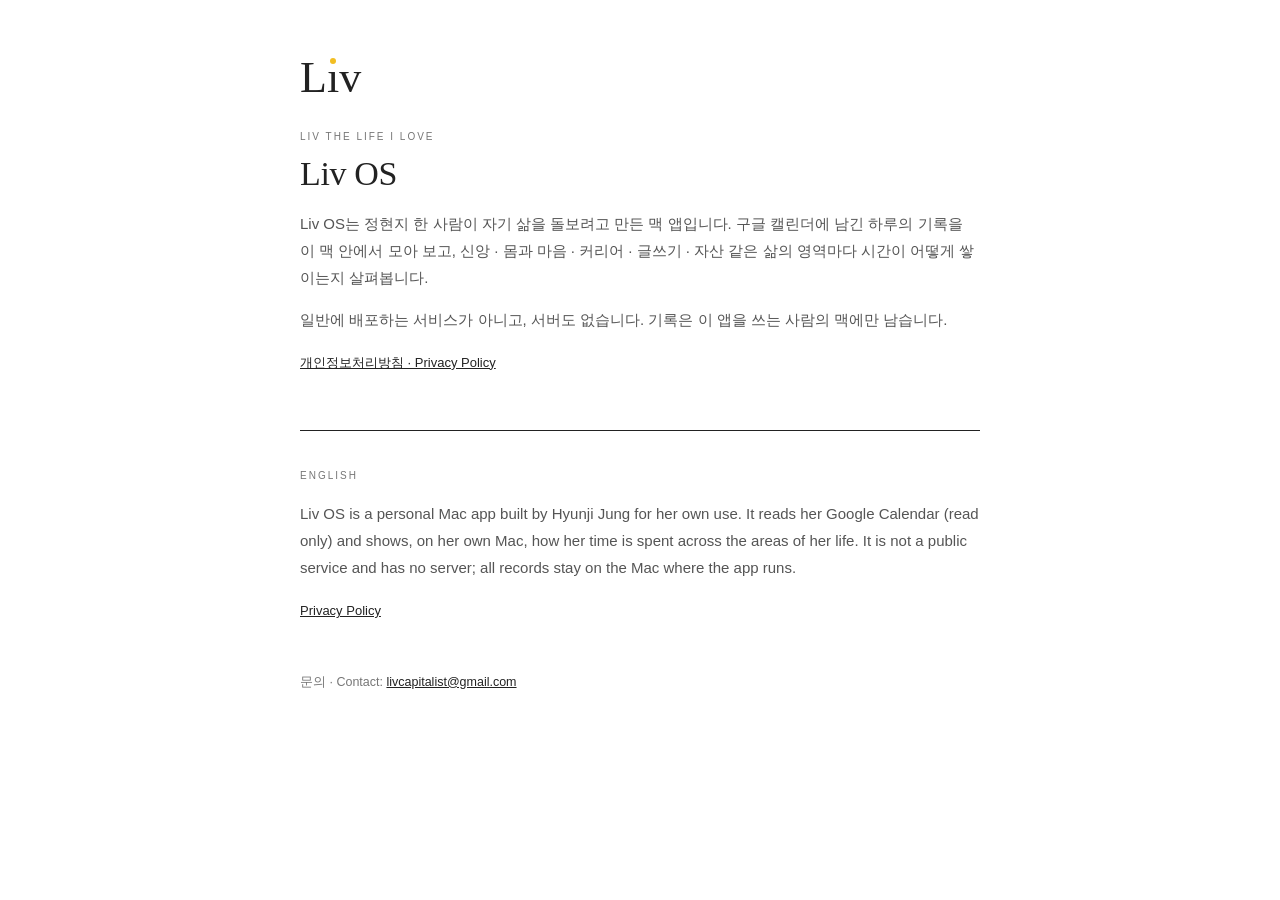
<file: index.html>
<!doctype html>
<html lang="ko">
<head>
<meta charset="utf-8">
<meta name="viewport" content="width=device-width, initial-scale=1">
<title>Liv OS</title>
<meta name="description" content="Liv OS: one person's private life operating system for Mac.">
<link rel="stylesheet" href="style.css">
</head>
<body>
<main>
  <a class="logo" href="./">L<span class="i">ı</span>v</a>
  <p class="kicker">Liv the Life I Love</p>
  <h1>Liv OS</h1>
  <p>Liv OS는 정현지 한 사람이 자기 삶을 돌보려고 만든 맥 앱입니다. 구글 캘린더에 남긴 하루의 기록을 이 맥 안에서 모아 보고, 신앙 · 몸과 마음 · 커리어 · 글쓰기 · 자산 같은 삶의 영역마다 시간이 어떻게 쌓이는지 살펴봅니다.</p>
  <p>일반에 배포하는 서비스가 아니고, 서버도 없습니다. 기록은 이 앱을 쓰는 사람의 맥에만 남습니다.</p>
  <nav><a href="privacy.html">개인정보처리방침 · Privacy Policy</a></nav>

  <section class="lang" lang="en">
    <p class="kicker">English</p>
    <p>Liv OS is a personal Mac app built by Hyunji Jung for her own use. It reads her Google Calendar (read only) and shows, on her own Mac, how her time is spent across the areas of her life. It is not a public service and has no server; all records stay on the Mac where the app runs.</p>
    <nav><a href="privacy.html">Privacy Policy</a></nav>
  </section>

  <p class="small" style="margin-top:48px">문의 · Contact: <a href="mailto:livcapitalist@gmail.com">livcapitalist@gmail.com</a></p>
</main>
</body>
</html>
</file>
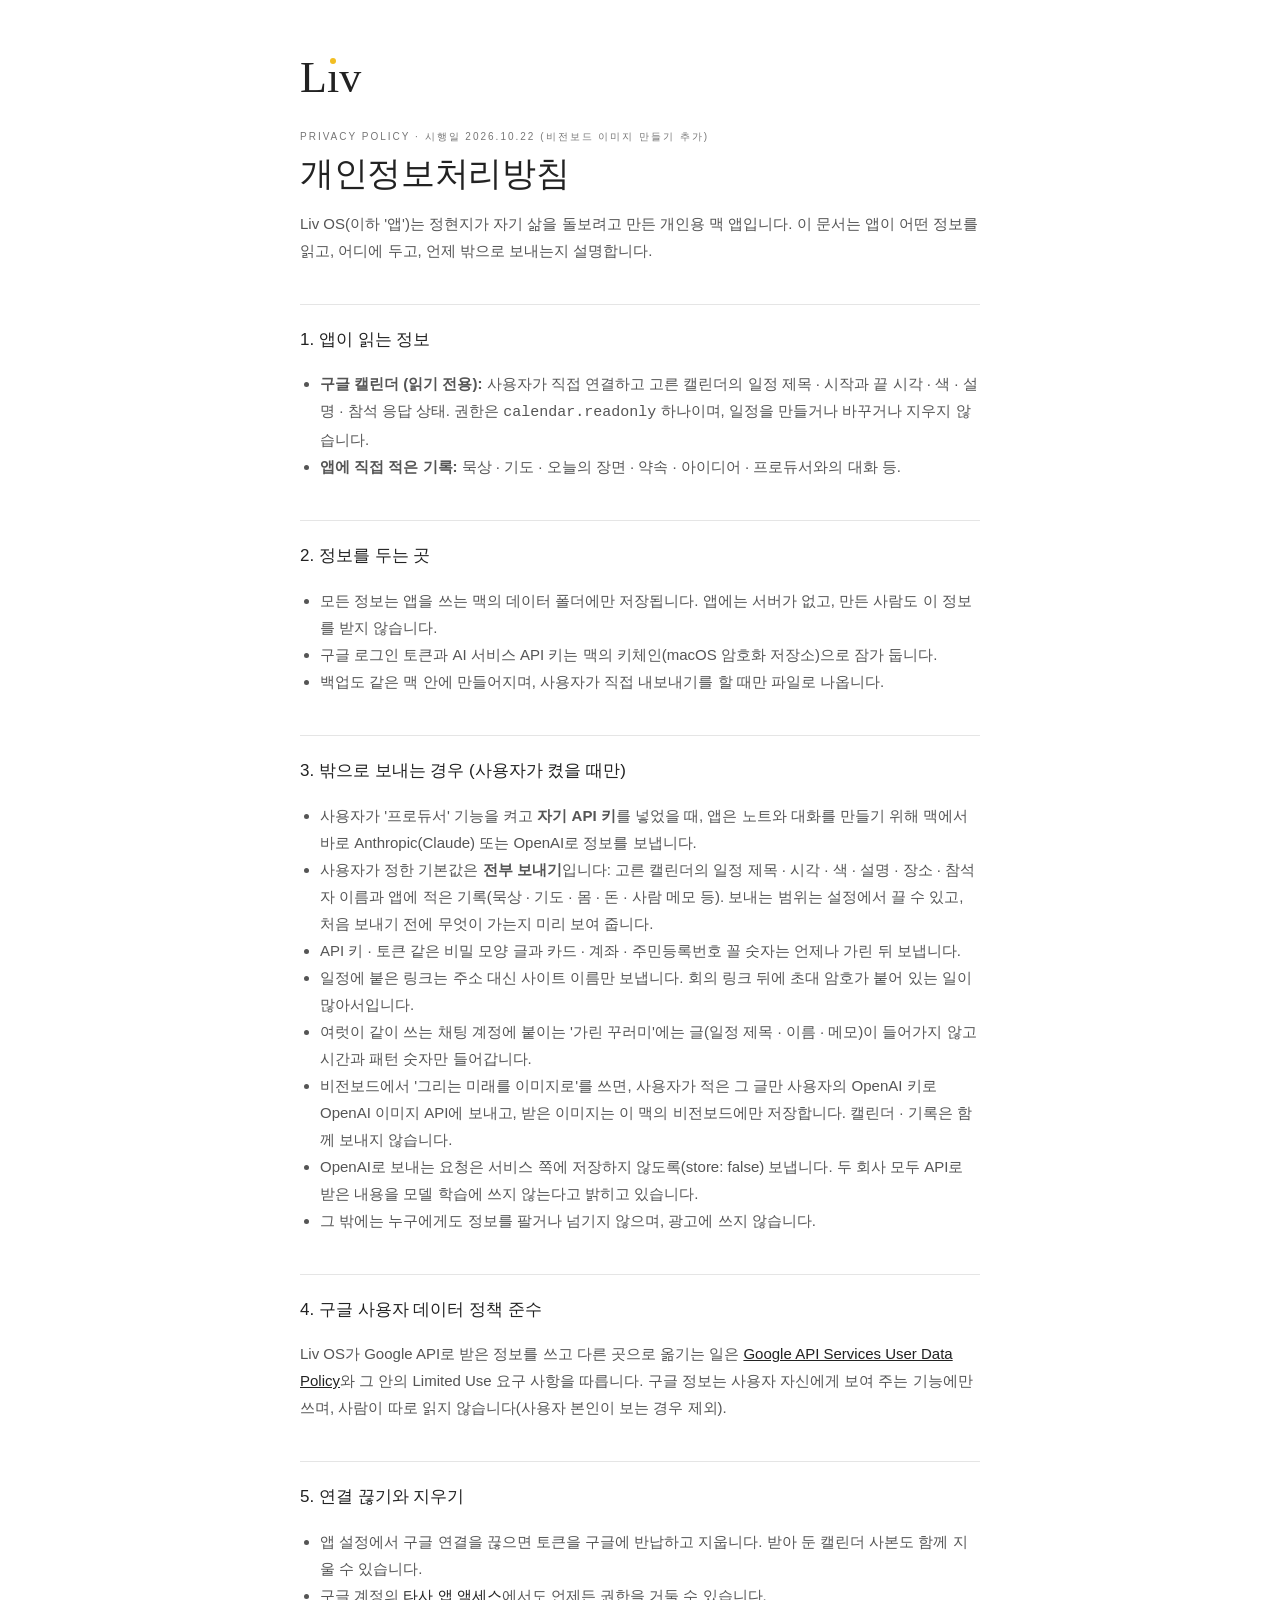
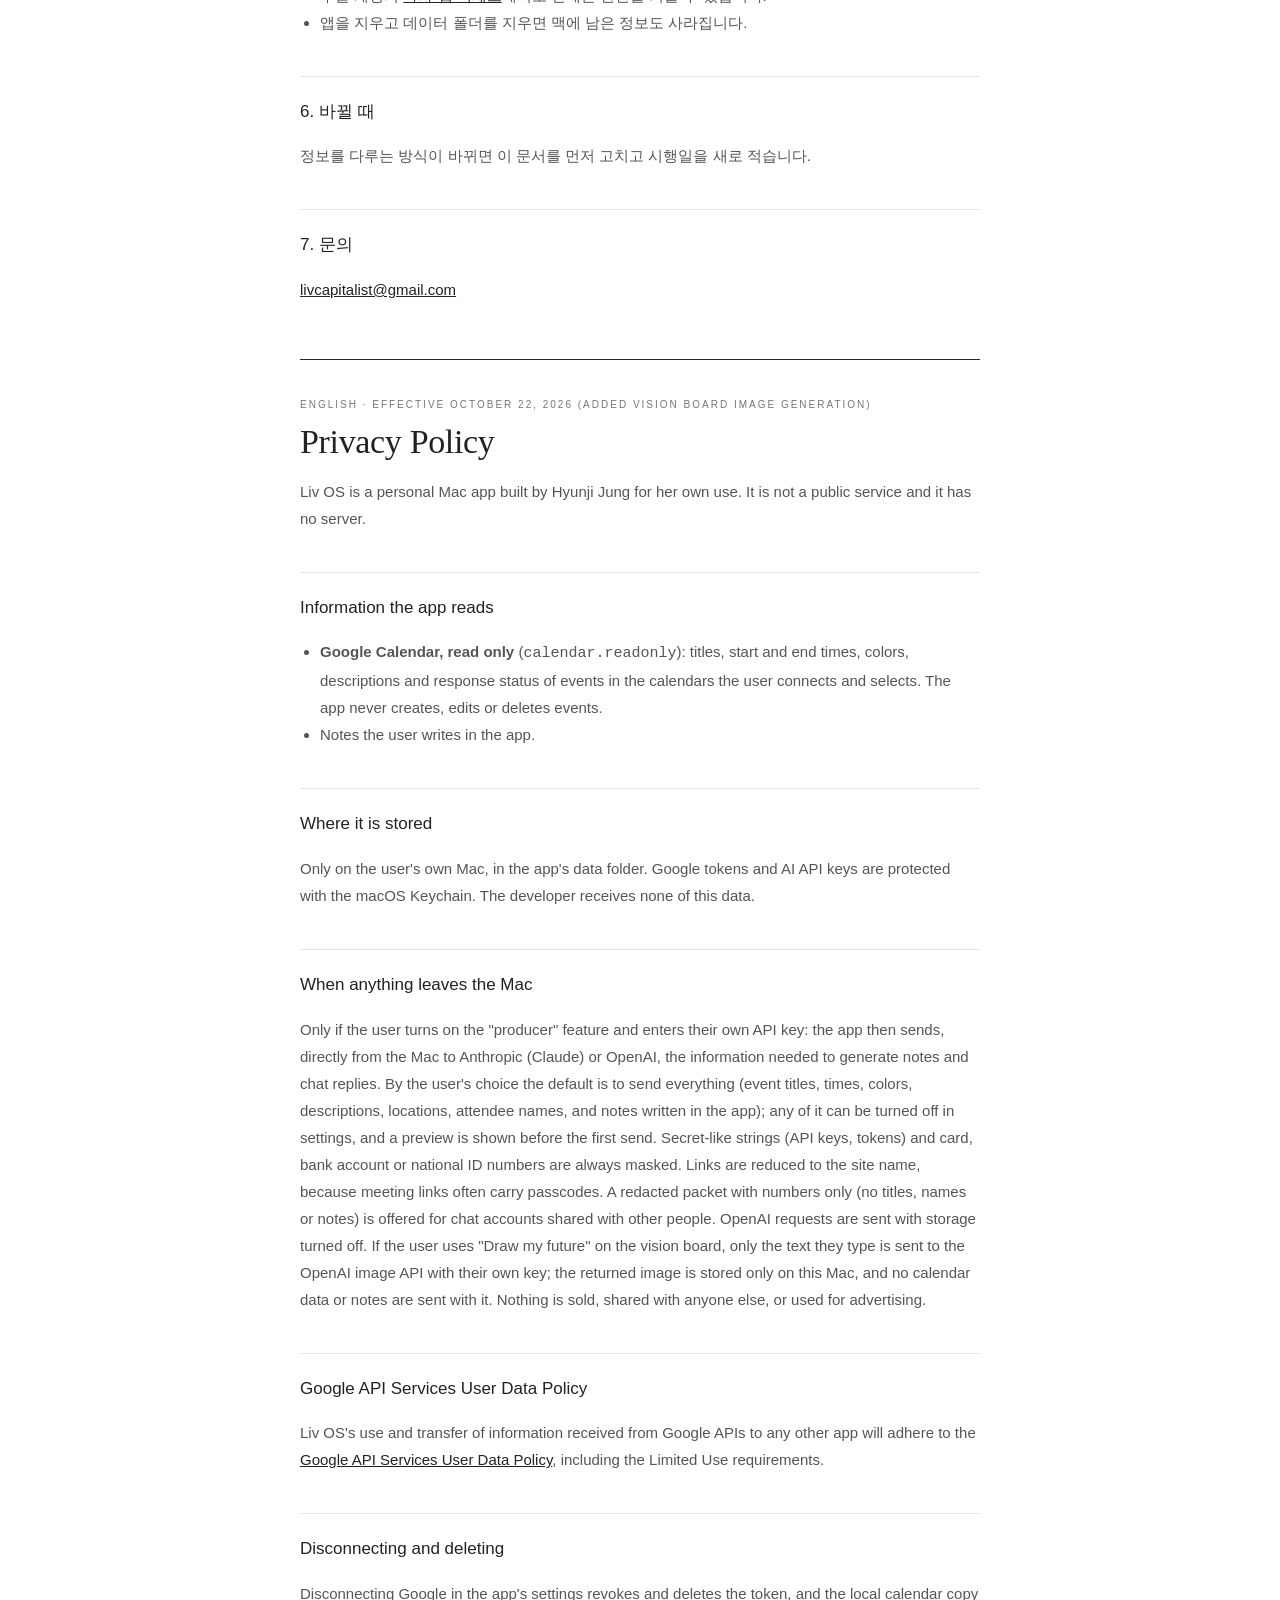
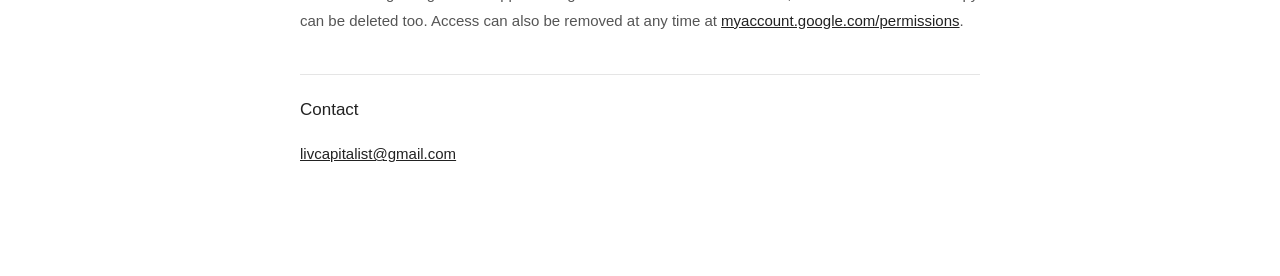
<file: privacy.html>
<!doctype html>
<html lang="ko">
<head>
<meta charset="utf-8">
<meta name="viewport" content="width=device-width, initial-scale=1">
<title>Liv OS 개인정보처리방침</title>
<meta name="description" content="Privacy Policy for Liv OS, a personal Mac app.">
<link rel="stylesheet" href="style.css">
</head>
<body>
<main>
  <a class="logo" href="./">L<span class="i">ı</span>v</a>
  <p class="kicker">Privacy Policy · 시행일 2026.10.22 (비전보드 이미지 만들기 추가)</p>
  <h1>개인정보처리방침</h1>
  <p>Liv OS(이하 '앱')는 정현지가 자기 삶을 돌보려고 만든 개인용 맥 앱입니다. 이 문서는 앱이 어떤 정보를 읽고, 어디에 두고, 언제 밖으로 보내는지 설명합니다.</p>

  <h2>1. 앱이 읽는 정보</h2>
  <ul>
    <li><b>구글 캘린더 (읽기 전용):</b> 사용자가 직접 연결하고 고른 캘린더의 일정 제목 · 시작과 끝 시각 · 색 · 설명 · 참석 응답 상태. 권한은 <code>calendar.readonly</code> 하나이며, 일정을 만들거나 바꾸거나 지우지 않습니다.</li>
    <li><b>앱에 직접 적은 기록:</b> 묵상 · 기도 · 오늘의 장면 · 약속 · 아이디어 · 프로듀서와의 대화 등.</li>
  </ul>

  <h2>2. 정보를 두는 곳</h2>
  <ul>
    <li>모든 정보는 앱을 쓰는 맥의 데이터 폴더에만 저장됩니다. 앱에는 서버가 없고, 만든 사람도 이 정보를 받지 않습니다.</li>
    <li>구글 로그인 토큰과 AI 서비스 API 키는 맥의 키체인(macOS 암호화 저장소)으로 잠가 둡니다.</li>
    <li>백업도 같은 맥 안에 만들어지며, 사용자가 직접 내보내기를 할 때만 파일로 나옵니다.</li>
  </ul>

  <h2>3. 밖으로 보내는 경우 (사용자가 켰을 때만)</h2>
  <ul>
    <li>사용자가 '프로듀서' 기능을 켜고 <b>자기 API 키</b>를 넣었을 때, 앱은 노트와 대화를 만들기 위해 맥에서 바로 Anthropic(Claude) 또는 OpenAI로 정보를 보냅니다.</li>
    <li>사용자가 정한 기본값은 <b>전부 보내기</b>입니다: 고른 캘린더의 일정 제목 · 시각 · 색 · 설명 · 장소 · 참석자 이름과 앱에 적은 기록(묵상 · 기도 · 몸 · 돈 · 사람 메모 등). 보내는 범위는 설정에서 끌 수 있고, 처음 보내기 전에 무엇이 가는지 미리 보여 줍니다.</li>
    <li>API 키 · 토큰 같은 비밀 모양 글과 카드 · 계좌 · 주민등록번호 꼴 숫자는 언제나 가린 뒤 보냅니다.</li>
    <li>일정에 붙은 링크는 주소 대신 사이트 이름만 보냅니다. 회의 링크 뒤에 초대 암호가 붙어 있는 일이 많아서입니다.</li>
    <li>여럿이 같이 쓰는 채팅 계정에 붙이는 '가린 꾸러미'에는 글(일정 제목 · 이름 · 메모)이 들어가지 않고 시간과 패턴 숫자만 들어갑니다.</li>
    <li>비전보드에서 '그리는 미래를 이미지로'를 쓰면, 사용자가 적은 그 글만 사용자의 OpenAI 키로 OpenAI 이미지 API에 보내고, 받은 이미지는 이 맥의 비전보드에만 저장합니다. 캘린더 · 기록은 함께 보내지 않습니다.</li>
    <li>OpenAI로 보내는 요청은 서비스 쪽에 저장하지 않도록(store: false) 보냅니다. 두 회사 모두 API로 받은 내용을 모델 학습에 쓰지 않는다고 밝히고 있습니다.</li>
    <li>그 밖에는 누구에게도 정보를 팔거나 넘기지 않으며, 광고에 쓰지 않습니다.</li>
  </ul>

  <h2>4. 구글 사용자 데이터 정책 준수</h2>
  <p>Liv OS가 Google API로 받은 정보를 쓰고 다른 곳으로 옮기는 일은 <a href="https://developers.google.com/terms/api-services-user-data-policy" target="_blank" rel="noopener">Google API Services User Data Policy</a>와 그 안의 Limited Use 요구 사항을 따릅니다. 구글 정보는 사용자 자신에게 보여 주는 기능에만 쓰며, 사람이 따로 읽지 않습니다(사용자 본인이 보는 경우 제외).</p>

  <h2>5. 연결 끊기와 지우기</h2>
  <ul>
    <li>앱 설정에서 구글 연결을 끊으면 토큰을 구글에 반납하고 지웁니다. 받아 둔 캘린더 사본도 함께 지울 수 있습니다.</li>
    <li>구글 계정의 <a href="https://myaccount.google.com/permissions" target="_blank" rel="noopener">타사 앱 액세스</a>에서도 언제든 권한을 거둘 수 있습니다.</li>
    <li>앱을 지우고 데이터 폴더를 지우면 맥에 남은 정보도 사라집니다.</li>
  </ul>

  <h2>6. 바뀔 때</h2>
  <p>정보를 다루는 방식이 바뀌면 이 문서를 먼저 고치고 시행일을 새로 적습니다.</p>

  <h2>7. 문의</h2>
  <p><a href="mailto:livcapitalist@gmail.com">livcapitalist@gmail.com</a></p>

  <section class="lang" lang="en">
    <p class="kicker">English · Effective October 22, 2026 (added vision board image generation)</p>
    <h1>Privacy Policy</h1>
    <p>Liv OS is a personal Mac app built by Hyunji Jung for her own use. It is not a public service and it has no server.</p>
    <h2>Information the app reads</h2>
    <ul>
      <li><b>Google Calendar, read only</b> (<code>calendar.readonly</code>): titles, start and end times, colors, descriptions and response status of events in the calendars the user connects and selects. The app never creates, edits or deletes events.</li>
      <li>Notes the user writes in the app.</li>
    </ul>
    <h2>Where it is stored</h2>
    <p>Only on the user's own Mac, in the app's data folder. Google tokens and AI API keys are protected with the macOS Keychain. The developer receives none of this data.</p>
    <h2>When anything leaves the Mac</h2>
    <p>Only if the user turns on the "producer" feature and enters their own API key: the app then sends, directly from the Mac to Anthropic (Claude) or OpenAI, the information needed to generate notes and chat replies. By the user's choice the default is to send everything (event titles, times, colors, descriptions, locations, attendee names, and notes written in the app); any of it can be turned off in settings, and a preview is shown before the first send. Secret-like strings (API keys, tokens) and card, bank account or national ID numbers are always masked. Links are reduced to the site name, because meeting links often carry passcodes. A redacted packet with numbers only (no titles, names or notes) is offered for chat accounts shared with other people. OpenAI requests are sent with storage turned off. If the user uses "Draw my future" on the vision board, only the text they type is sent to the OpenAI image API with their own key; the returned image is stored only on this Mac, and no calendar data or notes are sent with it. Nothing is sold, shared with anyone else, or used for advertising.</p>
    <h2>Google API Services User Data Policy</h2>
    <p>Liv OS's use and transfer of information received from Google APIs to any other app will adhere to the <a href="https://developers.google.com/terms/api-services-user-data-policy" target="_blank" rel="noopener">Google API Services User Data Policy</a>, including the Limited Use requirements.</p>
    <h2>Disconnecting and deleting</h2>
    <p>Disconnecting Google in the app's settings revokes and deletes the token, and the local calendar copy can be deleted too. Access can also be removed at any time at <a href="https://myaccount.google.com/permissions" target="_blank" rel="noopener">myaccount.google.com/permissions</a>.</p>
    <h2>Contact</h2>
    <p><a href="mailto:livcapitalist@gmail.com">livcapitalist@gmail.com</a></p>
  </section>
</main>
</body>
</html>
</file>
<file: style.css>
:root { --ink: #222; --ink-2: #555; --ink-3: #767676; --hair: #e5e5e5; --bg: #fff; --light: #f2be22; }
@media (prefers-color-scheme: dark) { :root { --ink: #ebeae7; --ink-2: #c4c3bf; --ink-3: #8c8b88; --hair: #2a2a29; --bg: #141413; --light: #f5c842; } }
* { box-sizing: border-box; }
html { -webkit-text-size-adjust: 100%; }
body { margin: 0; background: var(--bg); color: var(--ink); font: 15px/1.8 -apple-system, BlinkMacSystemFont, "Apple SD Gothic Neo", "Pretendard", sans-serif; }
main { max-width: 720px; margin: 0 auto; padding: 56px 20px 96px; }
.logo { font: 400 44px/1 "Didot", "Baskerville", "Times New Roman", serif; letter-spacing: 0; position: relative; display: inline-block; text-decoration: none; color: var(--ink); }
.logo .i { position: relative; display: inline-block; }
.logo .i::after { content: ""; position: absolute; left: 50%; top: .04em; width: .15em; height: .15em; margin-left: -.075em; border-radius: 50%; background: var(--light); }
.kicker { margin: 28px 0 8px; font-size: 10px; letter-spacing: .2em; text-transform: uppercase; color: var(--ink-3); }
h1 { font: 400 34px/1.2 "Baskerville", "Times New Roman", serif; margin: 0 0 12px; letter-spacing: -.01em; }
h2 { font-size: 17px; font-weight: 500; margin: 40px 0 8px; padding-top: 20px; border-top: 1px solid var(--hair); }
p, li { color: var(--ink-2); }
ul { padding-left: 20px; }
a { color: var(--ink); }
.lang { margin-top: 56px; padding-top: 8px; border-top: 1px solid var(--ink); }
.small { font-size: 12.5px; color: var(--ink-3); }
nav { display: flex; gap: 18px; margin-top: 18px; font-size: 13px; }
</file>
